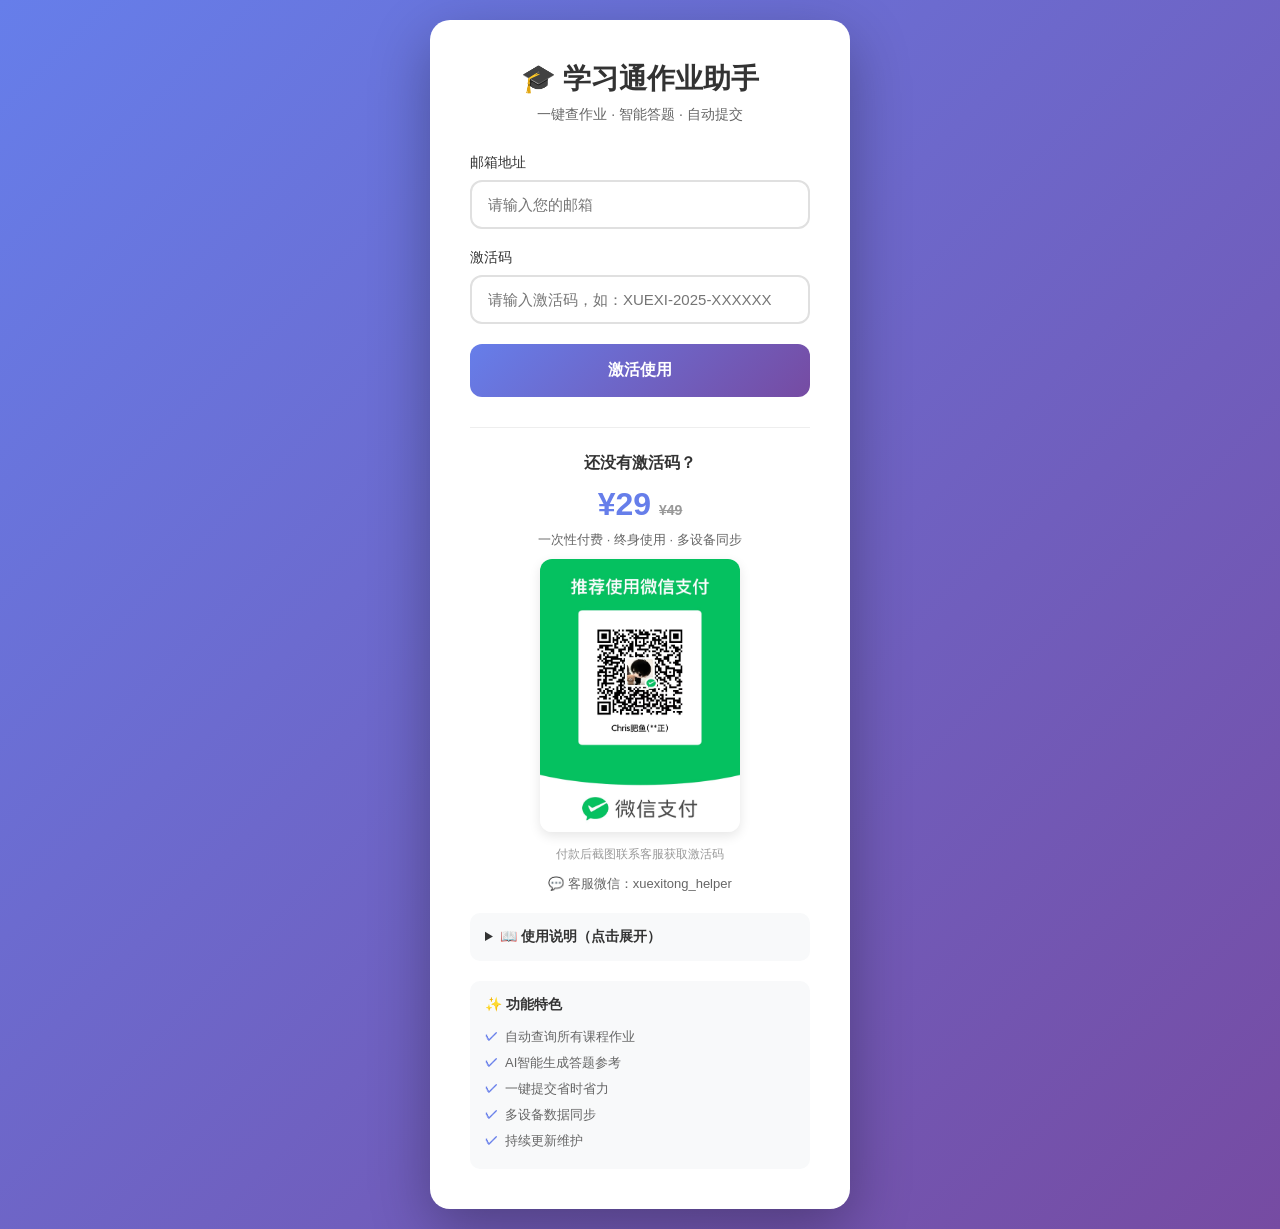
<file: index.html>
<!DOCTYPE html>
<html lang="zh-CN">
<head>
    <meta charset="UTF-8">
    <meta name="viewport" content="width=device-width, initial-scale=1.0">
    <title>学习通作业助手 - 激活</title>
    <style>
        * {
            margin: 0;
            padding: 0;
            box-sizing: border-box;
        }
        body {
            font-family: -apple-system, BlinkMacSystemFont, 'Segoe UI', 'PingFang SC', 'Microsoft YaHei', sans-serif;
            background: linear-gradient(135deg, #667eea 0%, #764ba2 100%);
            min-height: 100vh;
            display: flex;
            justify-content: center;
            align-items: center;
            padding: 20px;
        }
        .container {
            background: white;
            border-radius: 20px;
            padding: 40px;
            max-width: 420px;
            width: 100%;
            box-shadow: 0 20px 60px rgba(0,0,0,0.3);
        }
        .logo {
            text-align: center;
            margin-bottom: 30px;
        }
        .logo h1 {
            font-size: 28px;
            color: #333;
            margin-bottom: 8px;
        }
        .logo p {
            color: #666;
            font-size: 14px;
        }
        .form-group {
            margin-bottom: 20px;
        }
        .form-group label {
            display: block;
            margin-bottom: 8px;
            color: #333;
            font-weight: 500;
            font-size: 14px;
        }
        .form-group input {
            width: 100%;
            padding: 14px 16px;
            border: 2px solid #e0e0e0;
            border-radius: 12px;
            font-size: 15px;
            transition: all 0.3s;
        }
        .form-group input:focus {
            outline: none;
            border-color: #667eea;
        }
        .btn {
            width: 100%;
            padding: 16px;
            background: linear-gradient(135deg, #667eea 0%, #764ba2 100%);
            color: white;
            border: none;
            border-radius: 12px;
            font-size: 16px;
            font-weight: 600;
            cursor: pointer;
            transition: transform 0.2s, box-shadow 0.2s;
        }
        .btn:hover {
            transform: translateY(-2px);
            box-shadow: 0 8px 20px rgba(102, 126, 234, 0.4);
        }
        .btn:disabled {
            opacity: 0.6;
            cursor: not-allowed;
            transform: none;
        }
        .message {
            margin-top: 16px;
            padding: 12px 16px;
            border-radius: 10px;
            font-size: 14px;
            display: none;
        }
        .message.error {
            background: #ffebee;
            color: #c62828;
            display: block;
        }
        .message.success {
            background: #e8f5e9;
            color: #2e7d32;
            display: block;
        }
        .buy-section {
            margin-top: 30px;
            padding-top: 25px;
            border-top: 1px solid #eee;
            text-align: center;
        }
        .buy-section h3 {
            font-size: 16px;
            color: #333;
            margin-bottom: 12px;
        }
        .price {
            font-size: 32px;
            color: #667eea;
            font-weight: bold;
            margin-bottom: 8px;
        }
        .price-tag {
            font-size: 14px;
            color: #999;
            text-decoration: line-through;
            margin-left: 8px;
        }
        .qr-placeholder {
            width: 180px;
            height: 180px;
            background: #f5f5f5;
            border-radius: 12px;
            margin: 15px auto;
            display: flex;
            align-items: center;
            justify-content: center;
            color: #999;
            font-size: 13px;
            border: 2px dashed #ddd;
        }
        .contact {
            margin-top: 12px;
            font-size: 13px;
            color: #666;
        }
        .features {
            margin-top: 20px;
            padding: 15px;
            background: #f8f9fa;
            border-radius: 10px;
        }
        .features h4 {
            font-size: 14px;
            color: #333;
            margin-bottom: 10px;
        }
        .features ul {
            list-style: none;
            font-size: 13px;
            color: #666;
        }
        .features li {
            padding: 4px 0;
            padding-left: 20px;
            position: relative;
        }
        .features li::before {
            content: "✓";
            position: absolute;
            left: 0;
            color: #667eea;
            font-weight: bold;
        }
    </style>
</head>
<body>
    <div class="container">
        <div class="logo">
            <h1>🎓 学习通作业助手</h1>
            <p>一键查作业 · 智能答题 · 自动提交</p>
        </div>

        <form id="activateForm">
            <div class="form-group">
                <label for="email">邮箱地址</label>
                <input type="email" id="email" placeholder="请输入您的邮箱" required>
            </div>
            <div class="form-group">
                <label for="code">激活码</label>
                <input type="text" id="code" placeholder="请输入激活码，如：XUEXI-2025-XXXXXX" required>
            </div>
            <button type="submit" class="btn" id="submitBtn">激活使用</button>
            <div class="message" id="message"></div>
        </form>

        <div class="buy-section">
            <h3>还没有激活码？</h3>
            <div class="price">
                ¥29<span class="price-tag">¥49</span>
            </div>
            <p style="font-size: 13px; color: #666; margin-bottom: 10px;">一次性付费 · 终身使用 · 多设备同步</p>
            
            <div class="qr-code-container" id="qrCode">
                <img src="wechat-qr.jpg" alt="微信收款码" style="max-width: 200px; border-radius: 12px; box-shadow: 0 4px 12px rgba(0,0,0,0.1);">
            </div>
            <p style="font-size: 12px; color: #999; margin-top: 10px;">付款后截图联系客服获取激活码</p>
            
            <div class="contact">
                💬 客服微信：xuexitong_helper
            </div>
            
            <!-- 使用说明折叠面板 -->
            <div class="instructions" style="margin-top: 20px; text-align: left;">
                <details style="background: #f8f9fa; border-radius: 10px; padding: 15px;">
                    <summary style="font-weight: 600; color: #333; cursor: pointer; font-size: 14px;">📖 使用说明（点击展开）</summary>
                    <div style="margin-top: 15px; font-size: 13px; color: #555; line-height: 1.8;">
                        <p><strong>【购买】</strong></p>
                        <p>1. 扫码付款 ¥29（限时优惠）</p>
                        <p>2. 截图付款记录，加客服微信：xuexitong_helper</p>
                        <p>3. 客服发送激活码</p>
                        <br>
                        <p><strong>【激活】</strong></p>
                        <p>1. 打开本网站</p>
                        <p>2. 输入邮箱 + 激活码</p>
                        <p>3. 点击"激活使用"</p>
                        <br>
                        <p><strong>【使用】</strong></p>
                        <p>1. 安装浏览器扩展（下载见上方"关于本站"）</p>
                        <p>2. 登录 <a href="https://mooc1.chaoxing.com" target="_blank">学习通官网</a>，点击扩展图标刷新Cookie</p>
                        <p>3. 打开助手网页：<a href="app.html">chris-lab565.github.io/xuexitong-helper/app.html</a></p>
                        <p>4. 点击"一键获取作业"查看作业列表</p>
                        <p>5. 点击"查看题目"获取AI答案，复制答案到学习通提交</p>
                        <br>
                        <p><strong>【换设备】</strong></p>
                        <p>用同一邮箱+激活码重新激活即可恢复</p>
                        <br>
                        <p><strong>【售后】</strong></p>
                        <p>有问题联系客服微信：xuexitong_helper</p>
                    </div>
                </details>
            </div>
        </div>

        <div class="features">
            <h4>✨ 功能特色</h4>
            <ul>
                <li>自动查询所有课程作业</li>
                <li>AI智能生成答题参考</li>
                <li>一键提交省时省力</li>
                <li>多设备数据同步</li>
                <li>持续更新维护</li>
            </ul>
        </div>
    </div>

    <script>
        // 有效的激活码列表（实际使用时会从服务器验证）
        const VALID_CODES = [
            'XUEXI-2025-7A3B9C', 'XUEXI-2025-8D2E1F', 'XUEXI-2025-4G5H6I',
            'XUEXI-2025-9J0K1L', 'XUEXI-2025-2M3N4O', 'XUEXI-2025-5P6Q7R',
            'XUEXI-2025-8S9T0U', 'XUEXI-2025-1V2W3X', 'XUEXI-2025-4Y5Z6A',
            'XUEXI-2025-7B8C9D', 'XUEXI-2025-0E1F2G', 'XUEXI-2025-3H4I5J',
            'XUEXI-2025-6K7L8M', 'XUEXI-2025-9N0O1P', 'XUEXI-2025-2Q3R4S',
            'XUEXI-2025-5T6U7V', 'XUEXI-2025-8W9X0Y', 'XUEXI-2025-1Z2A3B',
            'XUEXI-2025-4C5D6E', 'XUEXI-2025-7F8G9H', 'XUEXI-2025-0I1J2K',
            'XUEXI-2025-3L4M5N', 'XUEXI-2025-6O7P8Q', 'XUEXI-2025-9R0S1T',
            'XUEXI-2025-2U3V4W', 'XUEXI-2025-5X6Y7Z', 'XUEXI-2025-8A9B0C',
            'XUEXI-2025-1D2E3F', 'XUEXI-2025-4G5H6I', 'XUEXI-2025-7J8K9L'
        ];

        // 检查本地存储的激活状态
        function checkActivation() {
            const activated = localStorage.getItem('xuexitong_activated');
            const savedEmail = localStorage.getItem('xuexitong_email');
            const savedCode = localStorage.getItem('xuexitong_code');
            
            if (activated === 'true' && savedEmail && savedCode) {
                // 已激活，跳转到应用页面
                window.location.href = 'app.html';
            }
        }

        // 页面加载时检查
        checkActivation();

        // 激活表单提交
        document.getElementById('activateForm').addEventListener('submit', function(e) {
            e.preventDefault();
            
            const email = document.getElementById('email').value.trim();
            const code = document.getElementById('code').value.trim().toUpperCase();
            const messageEl = document.getElementById('message');
            const submitBtn = document.getElementById('submitBtn');
            
            // 验证邮箱格式
            const emailRegex = /^[^\s@]+@[^\s@]+\.[^\s@]+$/;
            if (!emailRegex.test(email)) {
                showMessage('请输入有效的邮箱地址', 'error');
                return;
            }
            
            // 验证激活码格式
            const codeRegex = /^XUEXI-2025-[A-Z0-9]{6}$/;
            if (!codeRegex.test(code)) {
                showMessage('激活码格式不正确', 'error');
                return;
            }
            
            submitBtn.disabled = true;
            submitBtn.textContent = '验证中...';
            
            // 模拟验证延迟
            setTimeout(() => {
                if (VALID_CODES.includes(code)) {
                    // 激活成功
                    localStorage.setItem('xuexitong_activated', 'true');
                    localStorage.setItem('xuexitong_email', email);
                    localStorage.setItem('xuexitong_code', code);
                    localStorage.setItem('xuexitong_activateTime', new Date().toISOString());
                    
                    showMessage('激活成功！正在进入...', 'success');
                    
                    setTimeout(() => {
                        window.location.href = 'app.html';
                    }, 1000);
                } else {
                    showMessage('激活码无效或已被使用', 'error');
                    submitBtn.disabled = false;
                    submitBtn.textContent = '激活使用';
                }
            }, 800);
        });

        function showMessage(text, type) {
            const messageEl = document.getElementById('message');
            messageEl.textContent = text;
            messageEl.className = 'message ' + type;
        }
    </script>
</body>
</html>
</file>
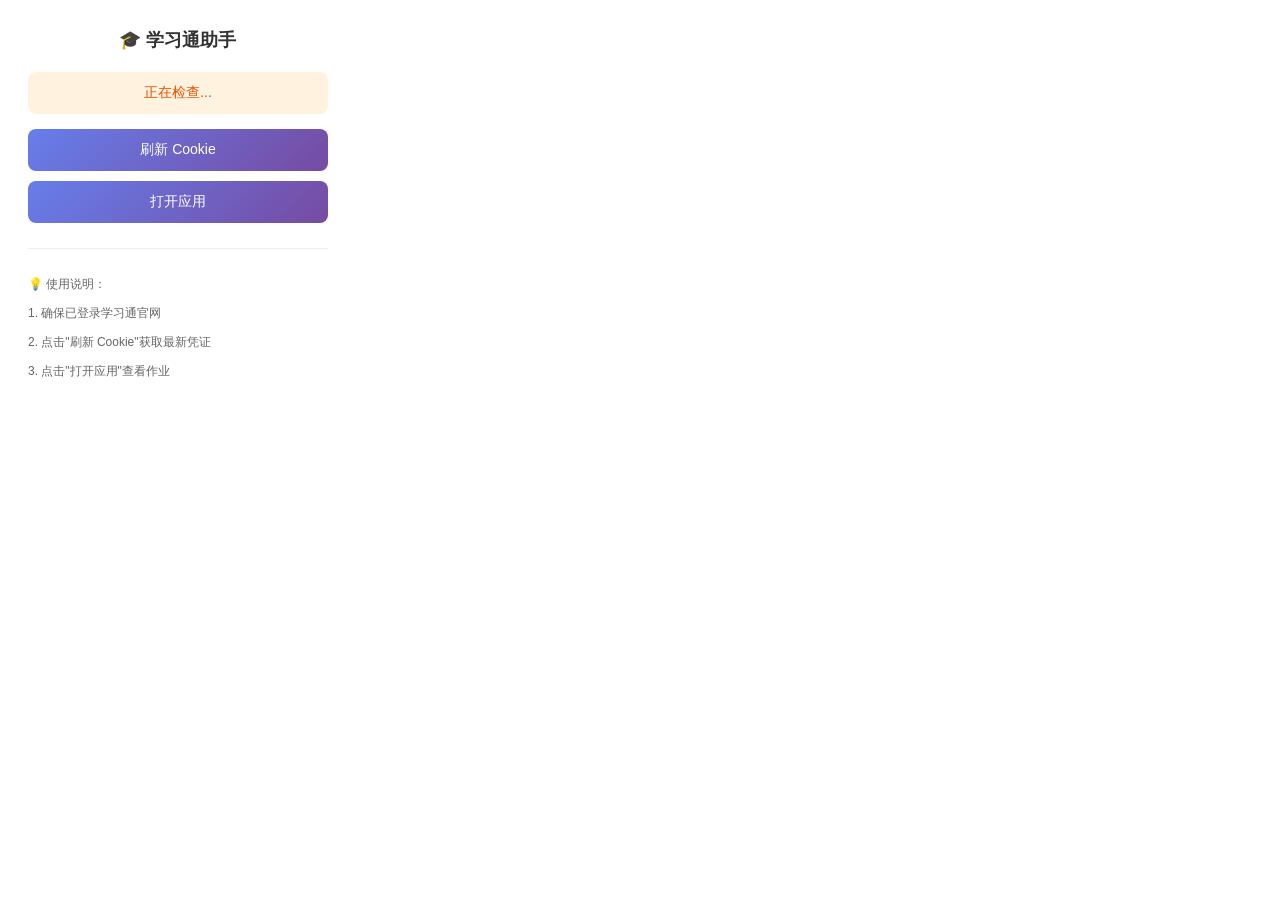
<file: extension/popup.html>
<!DOCTYPE html>
<html lang="zh-CN">
<head>
    <meta charset="UTF-8">
    <meta name="viewport" content="width=device-width, initial-scale=1.0">
    <title>学习通助手</title>
    <style>
        body {
            width: 300px;
            padding: 20px;
            font-family: -apple-system, BlinkMacSystemFont, 'Segoe UI', 'PingFang SC', 'Microsoft YaHei', sans-serif;
        }
        .header {
            text-align: center;
            margin-bottom: 20px;
        }
        .header h1 {
            font-size: 18px;
            margin: 0;
            color: #333;
        }
        .status {
            padding: 12px;
            border-radius: 8px;
            margin-bottom: 15px;
            text-align: center;
            font-size: 14px;
        }
        .status.success {
            background: #e8f5e9;
            color: #2e7d32;
        }
        .status.error {
            background: #ffebee;
            color: #c62828;
        }
        .status.warning {
            background: #fff3e0;
            color: #e65100;
        }
        .btn {
            width: 100%;
            padding: 12px;
            background: linear-gradient(135deg, #667eea 0%, #764ba2 100%);
            color: white;
            border: none;
            border-radius: 8px;
            font-size: 14px;
            cursor: pointer;
            margin-bottom: 10px;
        }
        .btn:hover {
            opacity: 0.9;
        }
        .btn:disabled {
            opacity: 0.5;
            cursor: not-allowed;
        }
        .info {
            font-size: 12px;
            color: #666;
            margin-top: 15px;
            padding-top: 15px;
            border-top: 1px solid #eee;
        }
        .cookie-preview {
            font-size: 11px;
            color: #999;
            word-break: break-all;
            max-height: 60px;
            overflow: hidden;
            margin-top: 10px;
            padding: 8px;
            background: #f5f5f5;
            border-radius: 4px;
        }
    </style>
</head>
<body>
    <div class="header">
        <h1>🎓 学习通助手</h1>
    </div>
    
    <div id="status" class="status warning">
        正在检查...
    </div>
    
    <button id="refreshBtn" class="btn">刷新 Cookie</button>
    <button id="openAppBtn" class="btn">打开应用</button>
    
    <div id="cookiePreview" class="cookie-preview" style="display: none;"></div>
    
    <div class="info">
        <p>💡 使用说明：</p>
        <p>1. 确保已登录学习通官网</p>
        <p>2. 点击"刷新 Cookie"获取最新凭证</p>
        <p>3. 点击"打开应用"查看作业</p>
    </div>
    
    <script src="popup.js"></script>
</body>
</html>
</file>
